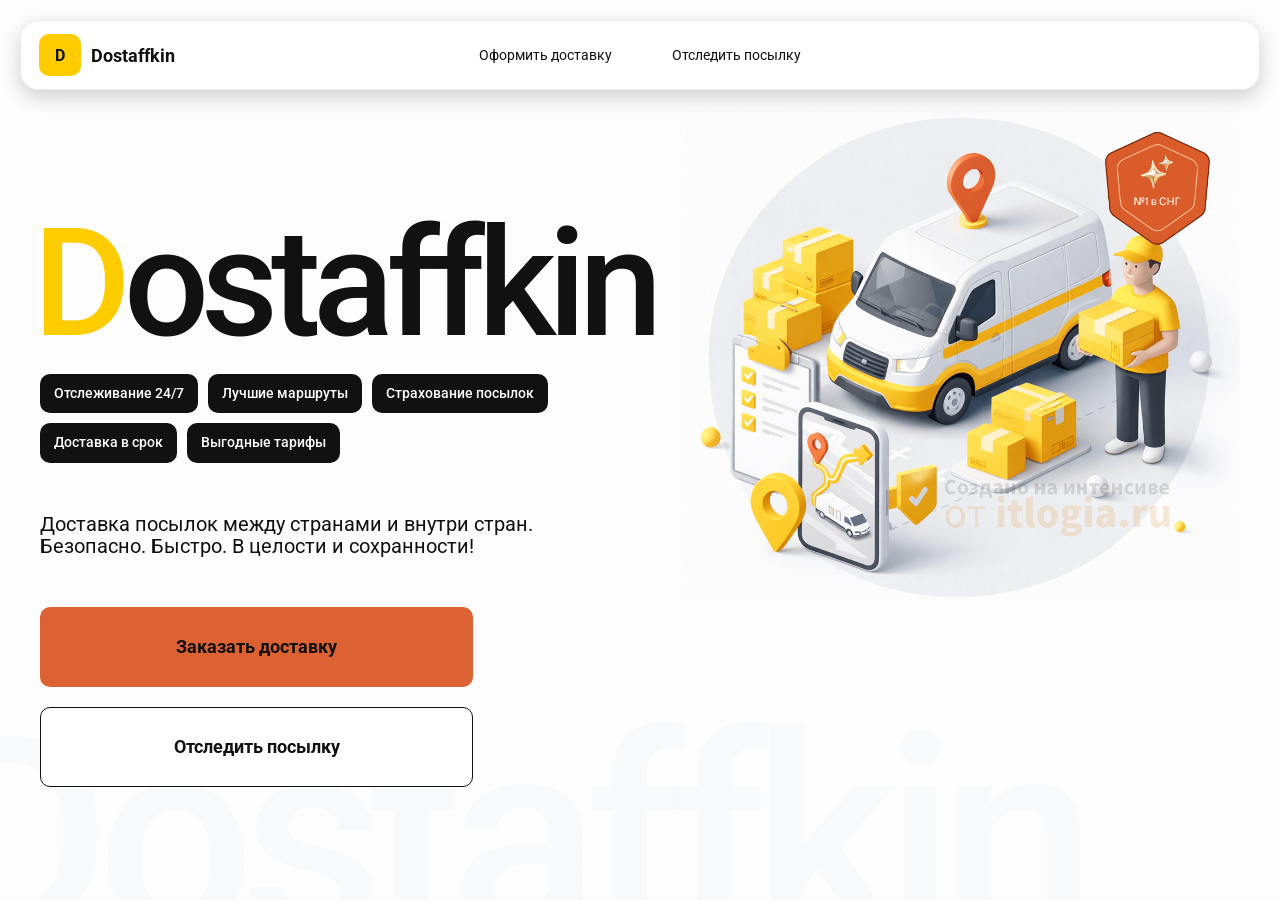
<file: index.html>
<!doctype html>
<html lang="ru">

<head>
    <meta charset="utf-8" />
    <meta name="viewport" content="width=device-width,initial-scale=1,maximum-scale=1,user-scalable=0" />
    <title>Dostaffkin — Доставка посылок между странами и внутри стран. Безопасно. Быстро. В целости и сохранности!
    </title>
    <link href="styles/base.css" rel="stylesheet" />
    <link href="styles/base_adaptive.css" rel="stylesheet" />
    <link href="styles/index.css" rel="stylesheet" />
    <link href="styles/index_adaptive.css" rel="stylesheet" />

</head>

<body>
    <div class="container">

        <header class="header">
            <a class="header-brand" href="#">
                <div class="header-logo">D</div>
                <div class="header-title">Dostaffkin</div>
            </a>
            <nav class="header-menu">
                <a class="header-link" href="./order.html">Оформить <span>доставку</span></a>
                <a class="header-link" href="./track.html">Отследить <span>посылку</span></a>
            </nav>
        </header>

        <main class="main">
            <section class="main-info">
                <div class="main-title">
                    <span>D</span>ostaffkin
                </div>
                <div class="main-features">
                    <div class="main-feature">Отслеживание 24/7</div>
                    <div class="main-feature">Лучшие маршруты</div>
                    <div class="main-feature">Страхование посылок</div>
                    <div class="main-feature">Доставка в срок</div>
                    <div class="main-feature">Выгодные тарифы</div>
                </div>
                <div class="main-description">
                    Доставка посылок между странами и внутри стран.
                    Безопасно. Быстро. В целости и сохранности!
                </div>
                <div class="main-actions">
                    <a class="button" type="button" href="./order.html">Заказать доставку</a>
                    <a class="button button-white" type="button" href="./track.html">Отследить посылку</a>
                </div>
            </section>
            <div class="main-title-ghost">Dostaffkin</div>
            <section class="main-image">
                <img src="images/main-image.png" alt="Main image" />
            </section>
        </main>



    </div>


</body>

</html>
</file>
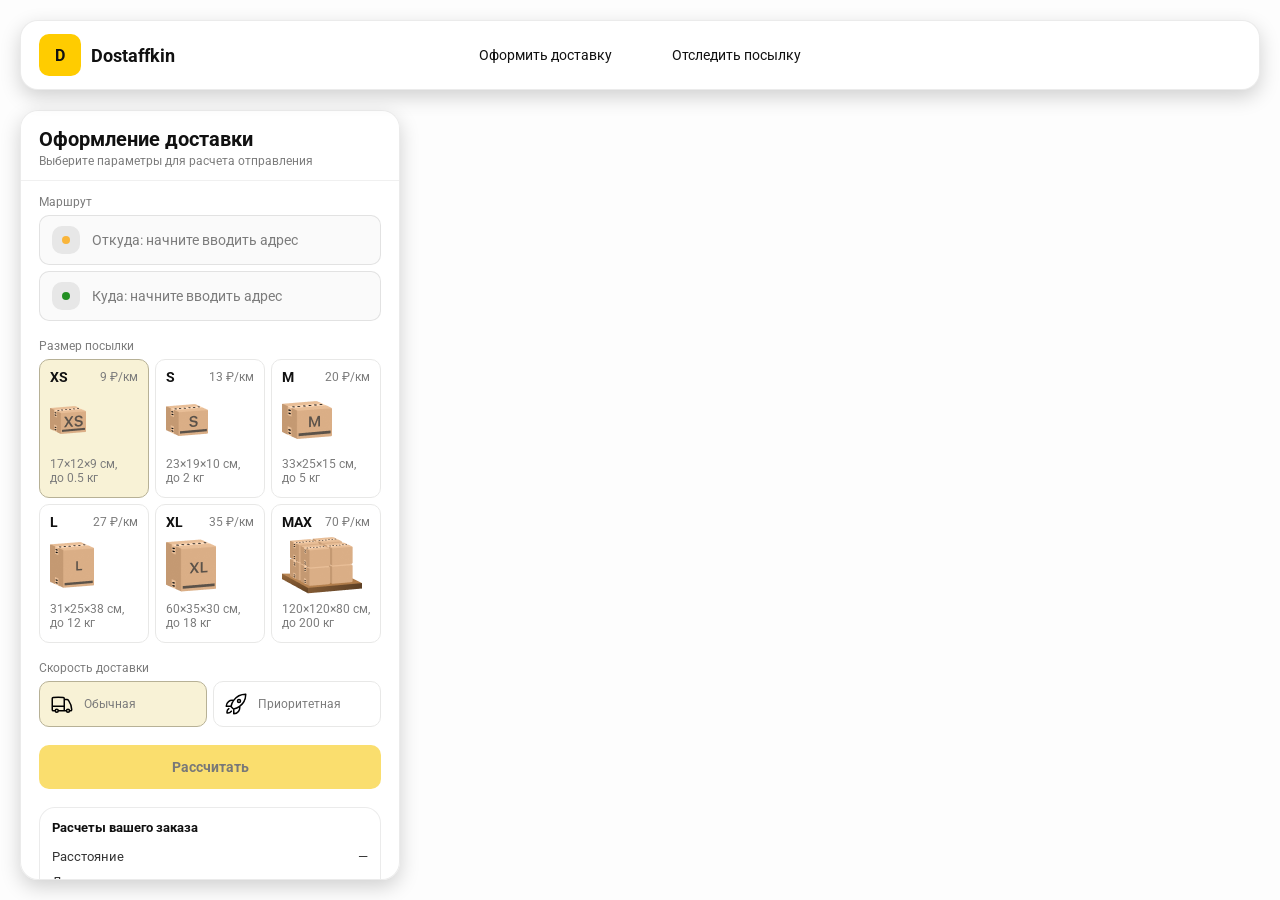
<file: order.html>
<!doctype html>
<html lang="ru">

<head>
    <meta charset="utf-8" />
    <meta name="viewport" content="width=device-width,initial-scale=1,maximum-scale=1,user-scalable=0" />
    <title>Оформление доставки</title>

    <link rel="stylesheet" href="styles/base.css" />
    <link rel="stylesheet" href="styles/base_adaptive.css" />

    <link rel="stylesheet" href="styles/order.css" />
    <link rel="stylesheet" href="styles/order_adaptive.css" />
    <script src="https://api-maps.yandex.ru/2.1/?lang=ru_RU&apikey=5d0053cd-2b7c-4d71-8f24-d5d20f9772f8&suggest_apikey=7717b028-e9ba-4b0b-9090-902c96f6b72b" type="text/javascript"></script>
</head>

<body>
    <div id="map"></div>

    <header class="header">
        <a class="header-brand" href="./index.html">
            <div class="header-logo">D</div>
            <div class="header-title">Dostaffkin</div>
        </a>
        <nav class="header-menu">
            <a class="header-link" href="#">Оформить <span>доставку</span></a>
            <a class="header-link" href="./track.html">Отследить <span>посылку</span></a>
        </nav>
    </header>
    <aside class="main" id="sidebar">
        <div class="main-header">
            <div class="main-title">Оформление доставки</div>
            <div class="main-text">Выберите параметры для расчета отправления</div>
        </div>
        <div class="main-content">
            <div class="main-route">
                <div class="main-block-title">Маршрут</div>
                <div class="main-fields">
                    <div class="main-field" id="fromField">
                        <div class="main-pin"></div>
                        <input id="from" placeholder="Откуда: начните вводить адрес" autocomplete="off" />
                        <div class="main-ac" id="fromAc" role="listbox" aria-label="Подсказки адресов"></div>
                    </div>

                    <div class="main-field" id="toField">
                        <div class="main-pin"></div>
                        <input id="to" placeholder="Куда: начните вводить адрес" autocomplete="off" />
                        <div class="main-ac" id="toAc" role="listbox" aria-label="Подсказки адресов"></div>
                    </div>
                </div>
            </div>
            <div class="main-package">
                <div class="main-block-title">Размер посылки</div>

                <div class="main-sizes">
                    <div class="main-size-card is-active" data-value="xs">
                        <div class="main-size-top">
                            <div class="main-size-label">XS</div>
                            <div class="main-size-rate">9 ₽/км</div>
                        </div>
                        <div class="main-size-media">
                            <img src="images/sizes/xs.png" alt="Короб XS" />
                        </div>
                        <div class="main-size-description">17×12×9 см,<br>до 0.5 кг</div>
                    </div>

                    <div class="main-size-card" data-value="s">
                        <div class="main-size-top">
                            <div class="main-size-label">S</div>
                            <div class="main-size-rate">13 ₽/км</div>
                        </div>
                        <div class="main-size-media">
                            <img src="images/sizes/s.png" alt="Короб S" />
                        </div>
                        <div class="main-size-description">23×19×10 см,<br>до 2 кг</div>
                    </div>

                    <div class="main-size-card" data-value="m">
                        <div class="main-size-top">
                            <div class="main-size-label">M</div>
                            <div class="main-size-rate">20 ₽/км</div>
                        </div>
                        <div class="main-size-media">
                            <img src="images/sizes/m.png" alt="Короб M" />
                        </div>
                        <div class="main-size-description">33×25×15 см,<br>до 5 кг</div>
                    </div>

                    <div class="main-size-card" data-value="l">
                        <div class="main-size-top">
                            <div class="main-size-label">L</div>
                            <div class="main-size-rate">27 ₽/км</div>
                        </div>
                        <div class="main-size-media">
                            <img src="images/sizes/l.png" alt="Короб L" />
                        </div>
                        <div class="main-size-description">31×25×38 см,<br>до 12 кг</div>
                    </div>

                    <div class="main-size-card" data-value="xl">
                        <div class="main-size-top">
                            <div class="main-size-label">XL</div>
                            <div class="main-size-rate">35 ₽/км</div>
                        </div>
                        <div class="main-size-media">
                            <img src="images/sizes/xl.png" alt="Короб XL" />
                        </div>
                        <div class="main-size-description">60×35×30 см,<br>до 18 кг</div>
                    </div>

                    <div class="main-size-card" data-value="max">
                        <div class="main-size-top">
                            <div class="main-size-label">MAX</div>
                            <div class="main-size-rate">70 ₽/км</div>
                        </div>
                        <div class="main-size-media main-size-media-palleta">
                            <img src="images/sizes/max.png" alt="Паллета" />
                        </div>
                        <div class="main-size-description">120×120×80 см,<br>до 200 кг</div>
                    </div>
                </div>
            </div>
            <div class="main-speed">
                <div class="main-block-title">Скорость доставки</div>

                <div class="main-speeds">
                    <div class="main-speed-card is-active" data-value="regular">
                        <img class="main-speed-media" src="images/icons/regular.svg" alt="Regular" />
                        <div class="main-speed-description">Обычная</div>
                    </div>
                    <div class="main-speed-card" data-value="fast">
                        <img class="main-speed-media" src="images/icons/fast.svg" alt="Fast" />
                        <div class="main-speed-description">Приоритетная</div>
                    </div>

                </div>
            </div>
            <div class="main-calculate-block">
                <button id="calc" class="button calculate-button" type="button" disabled>Рассчитать</button>
            </div>
            <div class="main-result" id="result">
                <div class="main-result-title">Расчеты вашего заказа</div>
                <div class="main-result-lines">
                    <div class="main-result-line"><span>Расстояние</span><span id="distanceValue">—</span></div>
                    <div class="main-result-line"><span>Доставим через</span><span id="durationValue">—</span></div>
                    <div class="main-result-line"><span>Тариф</span><span id="rateValue">—</span></div>
                </div>
                <div class="main-price">
                    <div class="main-price-label">Итого</div>
                    <div class="main-price-value" id="totalValue">—</div>
                </div>
            </div>
            <div class="main-order-box">
                <div class="main-order-form" id="orderForm">
                    <div class="main-order-title">Оформление доставки</div>
                    <div class="main-block-info-row">
                        <div class="main-block-title">Контакты</div>
                        <div class="order-fields">
                            <div class="main-field">
                                <input id="customerName" placeholder="Ваше имя" autocomplete="off" />
                            </div>
                            <div class="main-field">
                                <input id="customerPhone" placeholder="Ваш телефон" autocomplete="off"
                                    inputmode="tel" />
                            </div>
                        </div>
                    </div>
                    <div class="main-block-info-row extra-info">
                        <div class="main-block-title">Дополнительная информация</div>
                        <div class="main-field textarea">
                            <textarea id="comment" placeholder="Детали доставки и комментарии"></textarea>
                        </div>
                    </div>
                    <button id="submit" class="button main-submit-request" type="button" disabled>Отправить
                        заявку
                    </button>
                </div>

                <div class="main-order-success" id="orderSuccess">
                    <div class="main-success-icon">✓</div>
                    <div class="main-success-title">Заявка отправлена!</div>
                    <div class="main-success-title">Номер отправления – <span id="orderId"></span></div>
                    <div class="main-success-subtitle">Мы скоро свяжемся с вами</div>
                </div>
            </div>
        </div>

    </aside>
<script src="scripts/order.js"></script>
</body>

</html>
</file>
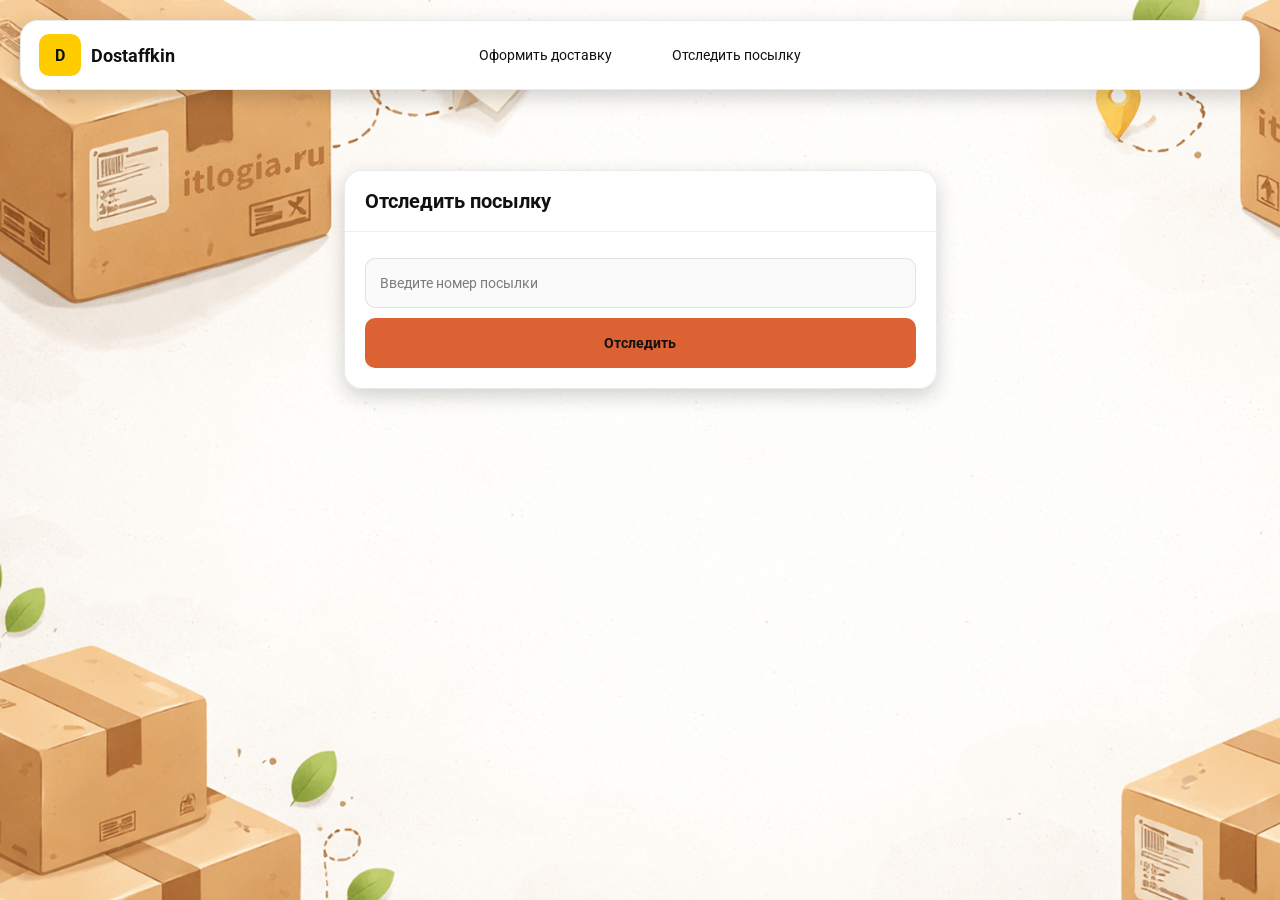
<file: track.html>
<!doctype html>
<html lang="ru">

<head>
    <meta charset="utf-8" />
    <meta name="viewport" content="width=device-width,initial-scale=1,maximum-scale=1,user-scalable=0" />
    <title>Отследить посылку</title>
    <link rel="stylesheet" href="styles/base.css" />
    <link rel="stylesheet" href="styles/base_adaptive.css" />

    <link rel="stylesheet" href="styles/track.css" />
    <link rel="stylesheet" href="styles/track_adaptive.css" />
</head>

<body>
    <div class="container">
        <header class="header">
            <a class="header-brand" href="./index.html">
                <div class="header-logo">D</div>
                <div class="header-title">Dostaffkin</div>
            </a>
            <nav class="header-menu">
                <a class="header-link" href="./order.html">Оформить <span>доставку</span></a>
                <a class="header-link" href="#">Отследить <span>посылку</span></a>
            </nav>
        </header>
        <main class="track-content">
            <section class="track-card track-search">
                <div class="track-title">Отследить посылку</div>
                <div class="track-action">
                    <div class="main-field track-field">
                        <input id="trackNumber" placeholder="Введите номер посылки" autocomplete="off" />
                    </div>
                    <button id="trackButton" class="button track-button" type="button">Отследить</button>
                </div>
            </section>
            <section class="track-card track-result" id="trackResult">
                <div class="track-result-header">
                    <div class="track-id" id="trackIdValue"></div>
                    <div class="track-routes">
                        <div class="track-route">
                            <div class="track-route-pin">
                                <svg xmlns="http://www.w3.org/2000/svg" fill="none" viewBox="0 0 24 24"
                                    stroke-width="1.5" stroke="orange" class="size-6">
                                    <path stroke-linecap="round" stroke-linejoin="round"
                                        d="M15 10.5a3 3 0 1 1-6 0 3 3 0 0 1 6 0Z" />
                                    <path stroke-linecap="round" stroke-linejoin="round"
                                        d="M19.5 10.5c0 7.142-7.5 11.25-7.5 11.25S4.5 17.642 4.5 10.5a7.5 7.5 0 1 1 15 0Z" />
                                </svg>
                            </div>
                            <div class="track-route-address" id="trackFromValue">
                                Откуда: Москва, улица Арбат, 1
                            </div>
                        </div>
                        <div class="track-route track-route-arrow">
                            <svg xmlns="http://www.w3.org/2000/svg" fill="none" viewBox="0 0 24 24" stroke-width="1.5"
                                stroke="currentColor" class="size-6">
                                <path stroke-linecap="round" stroke-linejoin="round"
                                    d="M19.5 13.5 12 21m0 0-7.5-7.5M12 21V3" />
                            </svg>
                        </div>
                        <div class="track-route">
                            <div class="track-route-pin">
                                <svg xmlns="http://www.w3.org/2000/svg" fill="none" viewBox="0 0 24 24"
                                    stroke-width="1.5" stroke="green" class="size-6">
                                    <path stroke-linecap="round" stroke-linejoin="round"
                                        d="M15 10.5a3 3 0 1 1-6 0 3 3 0 0 1 6 0Z" />
                                    <path stroke-linecap="round" stroke-linejoin="round"
                                        d="M19.5 10.5c0 7.142-7.5 11.25-7.5 11.25S4.5 17.642 4.5 10.5a7.5 7.5 0 1 1 15 0Z" />
                                </svg>
                            </div>
                            <div class="track-route-address" id="trackToValue">
                                Куда: Минск, проспект Независимости, 58
                            </div>
                        </div>
                    </div>
                </div>
                <div class="track-info">
                    <div class="track-status-title">Статус данной посылки:</div>
                    <div class="track-status-list" id="trackStatusList">
                    </div>
                </div>
            </section>
        </main>
    </div>
    <script src="scripts/track.js"></script>
</body>

</html>
</file>
<file: styles/base.css>
*, *::before, *::after {
    box-sizing: border-box;
}
@font-face {
    font-family: "Roboto";
    src: url("../fonts/Roboto-Regular.ttf");
    font-weight: normal;
}

@font-face {
    font-family: "Roboto";
    src: url("../fonts/Roboto-Bold.ttf");
    font-weight: bold;
}

@font-face {
    font-family: "Roboto";
    src: url("../fonts/Roboto-Medium.ttf");
    font-weight: 500;
}

html, body {
    margin: 0;
    color: #111111;
    font-family: "Roboto", sans-serif;
}

body {
    background: #FDFDFD;
}

.header {
    border-radius: 18px;
    box-shadow: 0 7px 20px 0 #0000002E;
    backdrop-filter: blur(10px);
    background: #ffffff;
    left: 20px;
    border: 1px solid rgba(0, 0, 0, 0.08);
    position: fixed;
    right: 20px;
    top: 20px;
    padding: 14px 18px;
    height: 70px;
    display: flex;
    align-items: center;
    z-index: 6;
}
.header-brand {
    display: flex;
    align-items: center;
    text-decoration: none;
    gap: 10px;
}

.header-logo {
    width: 42px;
    height: 42px;
    border-radius: 10px;
    background: #FFCC00;
    display: grid;
    place-items: center;
    font-weight: bold;
    color: #111;
}

.header-title {
    font-size: 18px;
    font-weight: bold;
    color: #111111;
    text-decoration: none;
}

.header-menu {
    display: flex;
    align-items: center;
    gap: 60px;
    margin: 0;
    position: absolute;
    left: 50%;
    transform: translateX(-50%);
}

.header-link {
    font-size: 14px;
    color: #111111;
    text-decoration: none;
}

.button {
    border: 0;
    outline: none;
    height: 44px;
    border-radius: 10px;
    font-size: 14px;
    font-weight: bold;
    cursor: pointer;
    font-family: inherit;
    transition: transform .08s ease, opacity .12s ease;
    background: #DC6133;
    color: #111111;
    text-align: center;
    text-decoration: none;
}

.button:hover {
    background-color: #E5BC19;
}

.button:disabled {
    cursor: not-allowed;
    background-color: #FADE6E;
    color: #787878;
    transform: none;
}

.button.button-white {
    background: #ffffff;
    border: 1px solid #111111;
}

.button.button-white:hover {
    background: rgb(241 241 241);
}

.main-field {
    display: flex;
    align-items: center;
    margin-top: 6px;
    gap: 10px;
    border: 1px solid #1111111A;
    background: #FAFAFA;
    border-radius: 10px;
    padding: 10px 12px;
    position: relative;
    box-sizing: border-box;
    height: 50px;
}

.main-field.textarea {
    height: auto;
}

.main-pin {
    width: 28px;
    height: 28px;
    border-radius: 10px;
    background: rgba(17, 17, 17, 0.08);
    display: grid;
    place-items: center;
    flex: 0 0 auto;
    position: relative;
}

.main-pin::before {
    content: "";
    width: 8px;
    height: 8px;
    border-radius: 999px;
    background: orange;
    opacity: .75;
    display: block;
}

.main-field:last-child .main-pin::before {
    background: green;
    opacity: .85;
}

input, textarea {
    width: 100%;
    border: 0;
    outline: none;
    background: transparent;
    font-size: 14px;
    color: #111111;
    font-family: inherit;
}

textarea {
    resize: vertical;
    min-height: 72px;
    padding: 2px 0;
}

input::placeholder, textarea::placeholder {
    color: #7C7C7C;
}

.main-field:focus-within {
    border-color: rgba(0, 0, 0, 0.20);
    box-shadow: 0 0 0 4px rgba(255, 204, 0, 0.35);
    background: rgba(255, 255, 255, 0.75);
}
</file>
<file: styles/base_adaptive.css>
@media (max-width: 767px) {
    .header {
        left: 10px;
        right: 10px;
        top: 10px;
    }

    .header-link span {
        display: none;
    }

    .header-menu {
        gap: 20px;
        justify-content: flex-start;
        margin: 0 0 0 30px;
        position: static;
        transform: none;
    }
}

@media (max-width: 420px) {
    .header-title {
        display: none;
    }
}

@media (max-width: 374px) {
    .header-menu {
        gap: 10px;
        margin: 0 0 0 10px;
    }
}
</file>
<file: styles/index.css>
.title {
    color: green;
    background: yellow;
    padding: 50px;
    border: 1px solid black;
    border-radius: 30px;
}       

.container {
    overflow: hidden;
    min-height: 100vh;
}

.main {
    padding: 111px 40px 40px;
    position: relative;
    display: flex;
}

.main-info {
    max-width: 840px;
    width: 100%;
    position: relative;
}
.main-title {
    margin-top: 98px;
    font-weight: 500;
    font-size: 200px;
    line-height: 1;
    letter-spacing: -0.05em;
    color: #111111;
    left: -15px;
    position: relative;
}

.main-title span {
    color: #ffcc00;
}

.main-features {
    margin-top: 15px;
    display: flex;
    flex-wrap: wrap;
    gap: 10px;
}

.main-feature {
    background: #111111;
    color: #ffffff;
    padding: 12px 14px;
    font-weight: 500;
    font-size: 14px;
    line-height: 1.1;
    border-radius: 10px;
}

.main-description {
    margin-top: 50px;
    max-width: 500px;
    font-size: 20px;
    line-height: 1.1;
    color: #111111;
}

.main-actions {
    margin-top: 50px;
    display: flex;
    flex-direction: column;
    gap: 20px;
}

.main-actions .button {
    height: 80px;
    width: 433px;
    font-size: 18px;
    font-weight: bold;
    place-items: center;
    display: grid;
}

.main-title-ghost {
    position: absolute;
    z-index: -1;
    left: -70px;
    bottom: -150px;
    font-weight: 500;
    font-size: 278px;
    line-height: 1;
    letter-spacing: -0.05em;
    color: #ECEDF04D;
}

.main-image {
    width: 1024px;
    top: 100px;
    z-index: -2;
}

.main-image img {
    width: 100%;
    max-width: 1024px;
    height: auto;
    display: block;
}
</file>
<file: styles/index_adaptive.css>
@media (max-width: 1760px) {
    .main-title {
        font-size: 150px;
        left: -7px;
    }

    .main-info {
        max-width: 640px;
    }
}

@media (max-width: 1200px) {
    .main-info {
        max-width: 540px;
    }

    .main {
        padding: 111px 20px 20px;
    }

    .main-title {
        font-size: 120px;
        left: -4px;
    }

    .main-title-ghost {
        font-size: 220px;
    }
}

@media (max-width: 1024px) {
    .main-title {
        margin-top: 30px;
    }

    .main {
        flex-direction: column-reverse;
    }

    .main-image {
        max-width: 350px;
        position: absolute;
        left: 370px;
        top: 370px;
    }

    .main-info {
        max-width: 100%;
    }

    .main-actions {
        gap: 10px;
    }

    .main-actions .button {
        height: 50px;
        font-size: 14px;
        width: auto;
        max-width: 300px;
    }

    .main-description {
        max-width: 350px;
    }
}

@media (max-width: 570px) {
    .main-title {
        font-size: 88px;
    }

    .main-description {
        max-width: 100%
    }

    .main-actions {
       width: 100%;
    }

    .main-actions .button {
        width: 100%;
        max-width: 100%
    }

    .main-image {
        max-width: 650px;
        position: absolute;
        left: 170px;
        top: 70px;
        opacity: 0.2;
    }
}

@media (max-width: 400px) {
    .main-title {
        font-size: 70px;
    }
}
</file>
<file: styles/order.css>
#map {
    position: fixed;
    inset: 0;
}

.main {
    border-radius: 18px;
    box-shadow: 0 7px 20px 0 #0000002E;
    backdrop-filter: blur(10px);
    background: rgba(255, 255, 255, 0.96);
    left: 20px;
    border: 1px solid rgba(0, 0, 0, 0.08);
    position: fixed;
    top: 110px;
    bottom: 20px;
    width: 380px;
    display: flex;
    flex-direction: column;
    overflow: hidden;
    z-index: 5;
}

.main-header {
    padding: 18px 18px 12px 18px;
    border-bottom: 1px solid rgba(0, 0, 0, 0.06);
    display: flex;
    flex-direction: column;
}

.main-title {
    font-size: 20px;
    line-height: 100%;
    font-weight: bold;
}

.main-text {
    font-size: 12px;
    margin-top: 5px;
    color: #7C7C7C;
}

.main-content {
    padding: 14px 18px 18px 18px;
    overflow: auto;
    scrollbar-width: none;
    display: flex;
    flex-direction: column;
    gap: 18px;
    flex: 1;
}

.main-block-title {
    font-size: 12px;
    color: #7C7C7C;
}

.main-route .main-block-title,
.main-package .main-block-title {
    margin-bottom: 6px;
}

.main-sizes {
    display: grid;
    gap: 6px;
    grid-template-columns: repeat(3, 1fr);
}

.main-size-card {
    border: 1px solid #E8E8E7;
    background: #FFFFFF;
    border-radius: 10px;
    padding: 10px;
    cursor: pointer;
    user-select: none;
    transition: transform .08s ease, border-color .12s ease, background .12s ease;
    min-height: 139px;
}

.main-size-card:hover {
    transform: translateY(-1px);
}

.main-size-card.is-active {
    background-color: #F8F2D6;
    border-color: #B7B196;
}

.main-size-top {
    display: flex;
    align-items: center;
    justify-content: space-between;
}

.main-size-label {
    font-weight: bold;
    font-size: 14px;
    color: #111111;
    line-height: 100%;
}

.main-size-rate {
    font-size: 12px;
    color: #7C7C7C;
    line-height: 100%;
}

.main-size-media {
    margin-top: 8px;
    height: 57px;
}

.main-size-description {
    margin-top: 8px;
    font-size: 12px;
    color: #7C7C7C;
    line-height: 1.2;
}

.calculate-button {
    width: 100%;
}

.main-result {
    border: 1px solid rgba(0, 0, 0, 0.08);
    background: rgba(255, 255, 255, 0.75);
    border-radius: 16px;
    padding: 12px;
    line-height: 1.25;
}

.main-result-title {
    font-weight: bold;
    font-size: 13px;
    color: #111111;
    margin-bottom: 13px;
}

.main-result-lines {
    gap: 8px;
    display: flex;
    flex-direction: column;
}

.main-result-line {
    font-size: 13px;
    color: rgba(17, 17, 17, 0.85);
    display: flex;
    justify-content: space-between;
}

.main-price {
    margin-top: 18px;
    padding-top: 10px;
    border-top: 1px dashed rgba(0, 0, 0, 0.12);
    display: flex;
    align-items: baseline;
    justify-content: space-between;
}

.main-price-label {
    font-size: 12px;
    color: rgba(17, 17, 17, 0.55);
}

.main-price-value {
    font-size: 20px;
    font-weight: bold;
    color: #111111;
    letter-spacing: -0.3px;
}

.main-order-box {
    background: #ffffff;
    border: 1px solid #E8E8E7;
    border-radius: 10px;
    padding: 12px;
}

.main-order-title {
    margin-bottom: 8px;
    font-weight: bold;
    font-size: 14px;
    color: #111111;
}

.main-block-info {
    display: flex;
    flex-direction: column;
    gap: 6px;
}

.order-fields {
    display: grid;
    grid-template-columns: 1fr 1fr;
    column-gap: 10px;
    margin-top: 6px;
}

.main-block-info-row.extra-info {
    display: block;
    margin-top: 13px;
}

.main-submit-request {
    width: 100%;
    margin-top: 6px;
}

.main-order-success {
    display: none;
    text-align: center;
    padding: 22px 12px;
    gap: 12px;
}

.main-order-success.is-visible {
    display: flex;
    flex-direction: column;
    align-items: center;
}

.main-success-icon {
    width: 56px;
    height: 56px;
    border-radius: 50%;
    background: #16a34a;
    color: #ffffff;
    display: grid;
    place-items: center;
    font-size: 30px;
}

.main-success-title {
    font-size: 14px;
    font-weight: bold;
    color: #111111;
}

.main-success-subtitle {
    font-size: 12px;
    color: rgba(17, 17, 17, 0.55);
    line-height: 1.3;
}

.main-speed .main-block-title {
    margin-bottom: 6px;
}

.main-speeds {
    display: grid;
    gap: 6px;
    grid-template-columns: repeat(2, 1fr);
}

.main-speed-card {
    border: 1px solid #E8E8E7;
    background: #FFFFFF;
    border-radius: 10px;
    padding: 10px;
    cursor: pointer;
    user-select: none;
    transition: transform .08s ease, border-color .12s ease, background .12s ease;
    display: flex;
    align-items: center;
    gap: 10px;
}

.main-speed-card:hover {
    transform: translateY(-1px);
}

.main-speed-card.is-active {
    background-color: #F8F2D6;
    border-color: #B7B196;
}

.main-speed-description {
    font-size: 12px;
    color: #7C7C7C;
    line-height: 1.2;
}
</file>
<file: styles/order_adaptive.css>
@media (max-width: 767px) {
    .main {
        left: 10px;
        right: 10px;
        top: 50%;
        bottom: 12px;
        width: auto;
        max-width: none;
    }
}

@media (max-width: 420px) {
    .main-sizes {
        grid-template-columns: repeat(2, 1fr);
    }
}
</file>
<file: styles/track.css>
.container {
    background: #F4F4F4 url("../images/track-bg.png");
    background-size: cover;
    min-height: 100vh;
    padding: 170px 0 50px 0;
}

.track-content {
    width: 593px;
    margin: 0 auto;
}

.track-card {
    width: 100%;
    border-radius: 18px;
    box-shadow: 0 7px 20px 0 #0000002E;
    backdrop-filter: blur(10px);
    background: rgba(255, 255, 255, 0.96);
    border: 1px solid rgba(0, 0, 0, 0.08);
}

.track-title {
    font-size: 20px;
    line-height: 100%;
    font-weight: bold;
    border-bottom: 1px solid #EEEEEE;
    padding: 20px;
}

.track-action {
    padding: 20px;
}

.track-button {
    width: 100%;
    height: 50px;
}

.track-field {
    margin-bottom: 10px;
}
.track-result {
    margin-top: 5px;
    display: none;
}

.track-result.is-visible {
    display: block;
}

.track-result-header {
    font-weight: bold;
    font-size: 14px;
    color: #111111;
    padding: 20px;
    border-bottom: 1px solid #EEEEEE;
}

.track-id {
    margin-bottom: 12px;
    font-size: 20px;
}

.track-routes {
    display: flex;
    flex-direction: column;
    gap: 10px;
    font-weight: normal;
}

.track-route {
    display: flex;
    align-items: center;
    gap: 10px;
}

.track-route-pin {
    width: 24px;
    height: 24px;
    flex-shrink: 0;
}

.track-route-arrow {
    padding: 15px 0;
    width: 24px;
    height: 24px;
}

.track-info {
    padding: 20px;
}

.track-status {
    display: flex;
    align-items: center;
    font-size: 12px;
    gap: 10px;
}

.track-status-title {
    font-size: 14px;
    color: #111111;
    margin-bottom: 20px;
}

.track-status-list {
    display: flex;
    flex-direction: column;
    gap: 15px;
}

.track-status-icon {
    width: 40px;
    height: 40px;
    border-radius: 50%;
    background: rgba(17, 17, 17, 0.08);
    display: grid;
    place-items: center;
    flex: 0 0 auto;
}

.track-status.created .track-status-icon {
    background-color: #F1CB00;
}

.track-status.in-way .track-status-icon {
    background-color: #F08A11;
}

.track-status.ready .track-status-icon {
    background-color: #A35D0A;
}

.track-status.done .track-status-icon {
    background-color: #37C93B;
}

.track-status-text {
    display: flex;
    align-items: center;
    justify-content: space-between;
    color: #111111;
    font-size: 12px;
    flex: 1;
}

.track-status-date {
    color: rgba(17, 17, 17, 0.55);
}
</file>
<file: styles/track_adaptive.css>
@media (max-width: 767px) {
    .container {
        padding: 130px 0 50px 0;
    }

    .track-content {
        width: 100%;
        padding-left: 10px;
        padding-right: 10px;
    }

    .track-result-header {
        padding: 20px;
    }
}
</file>
